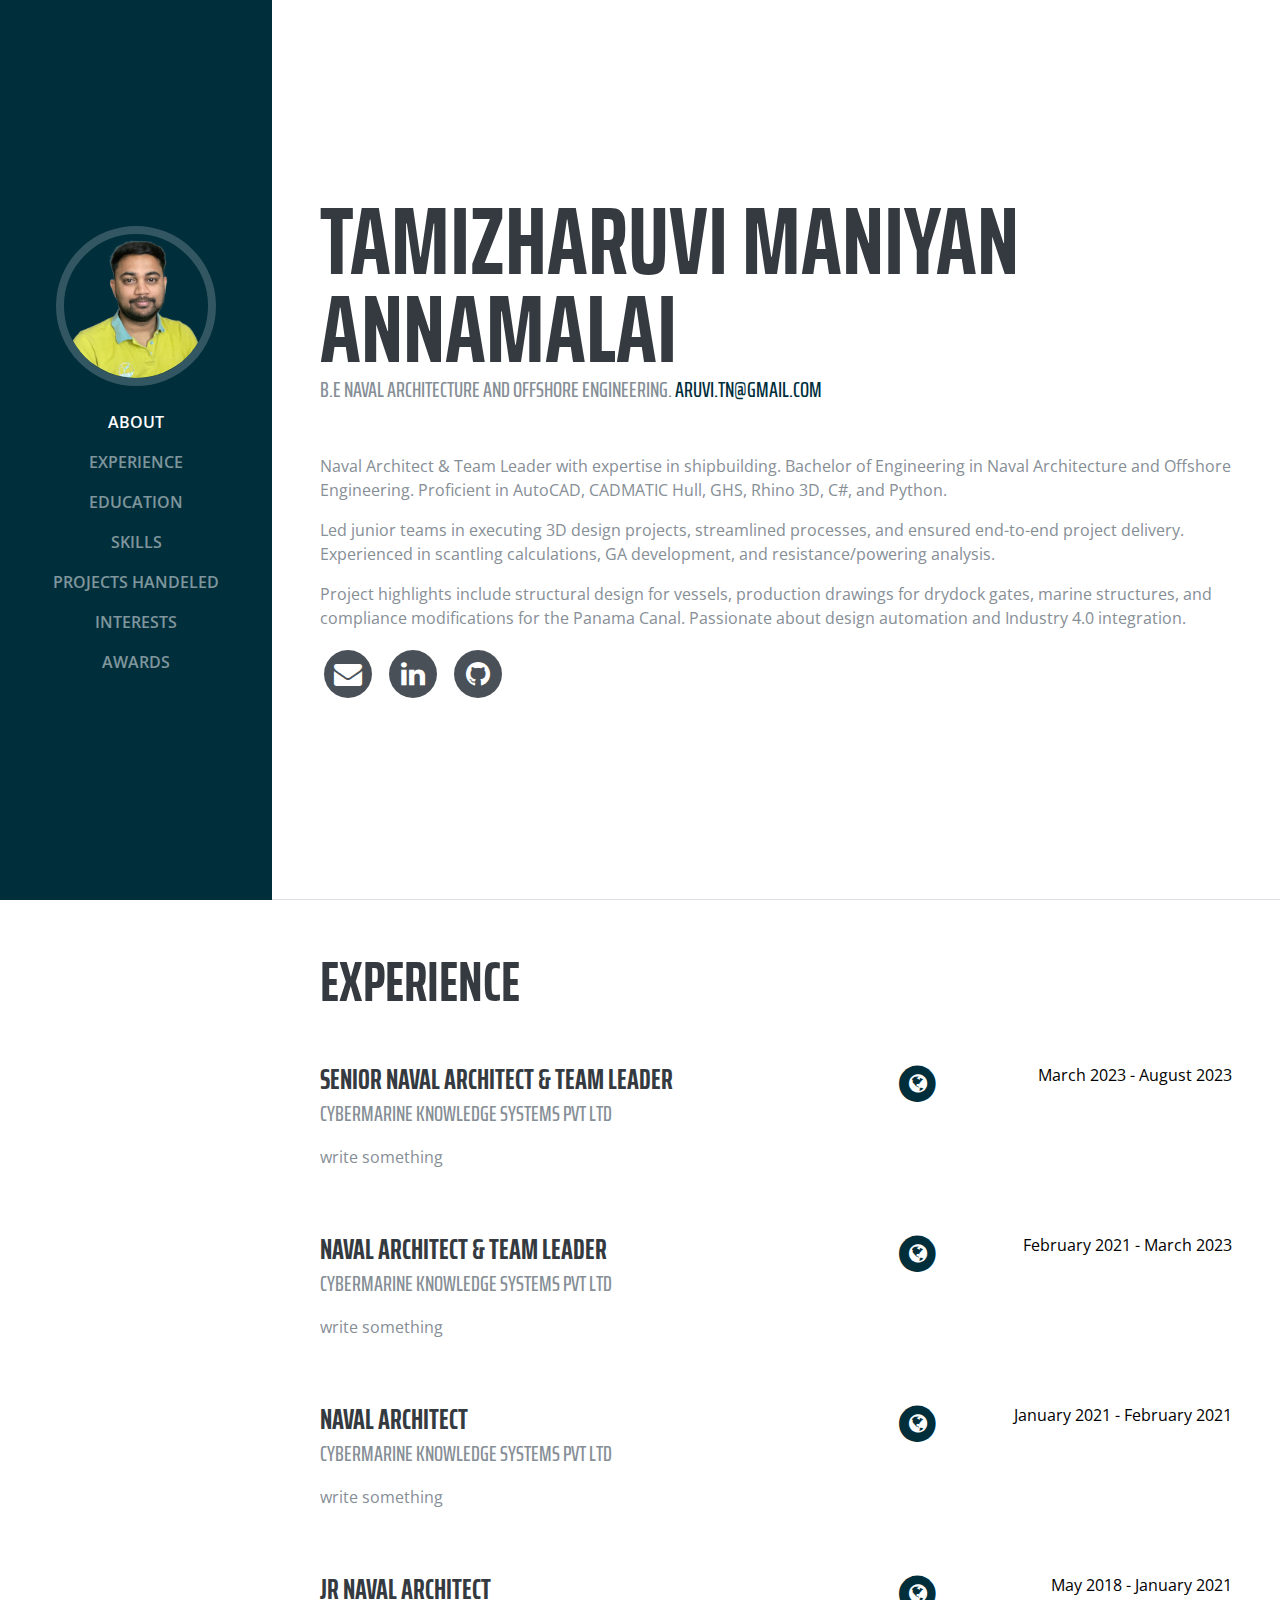
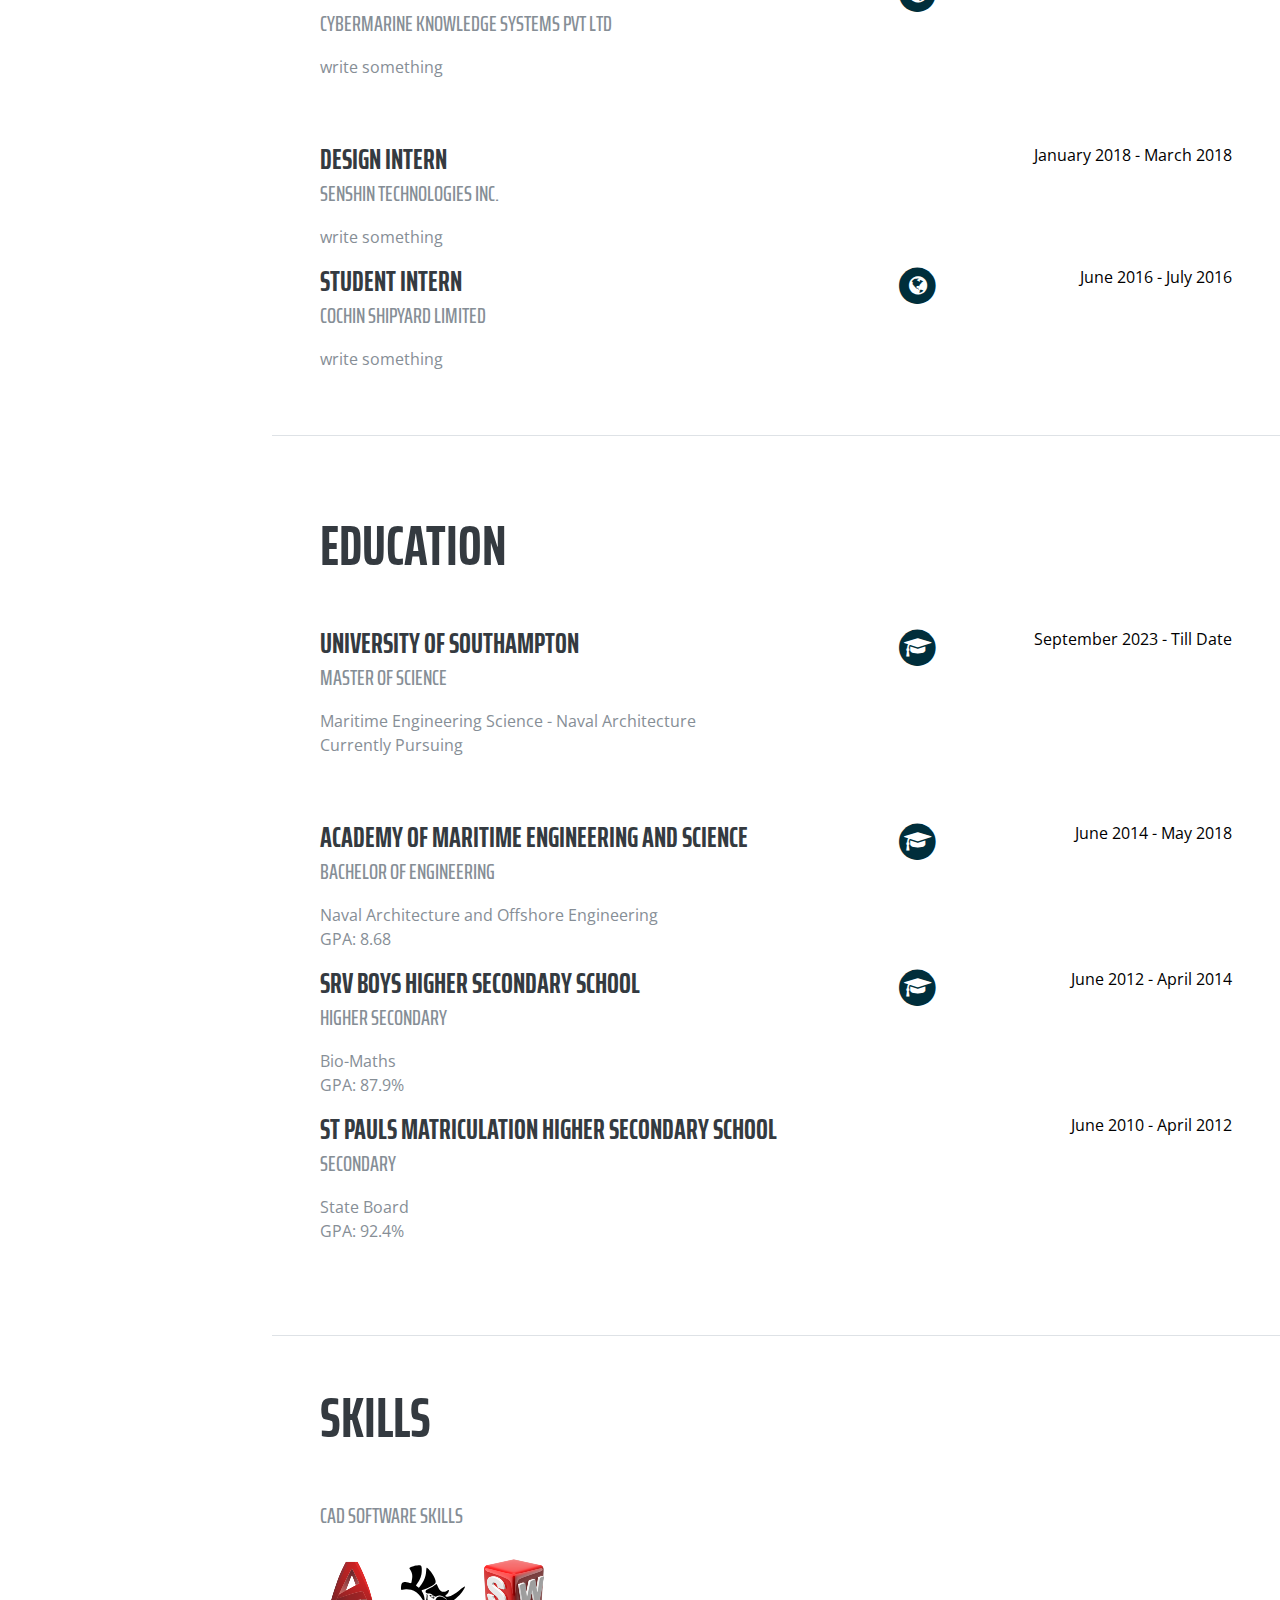
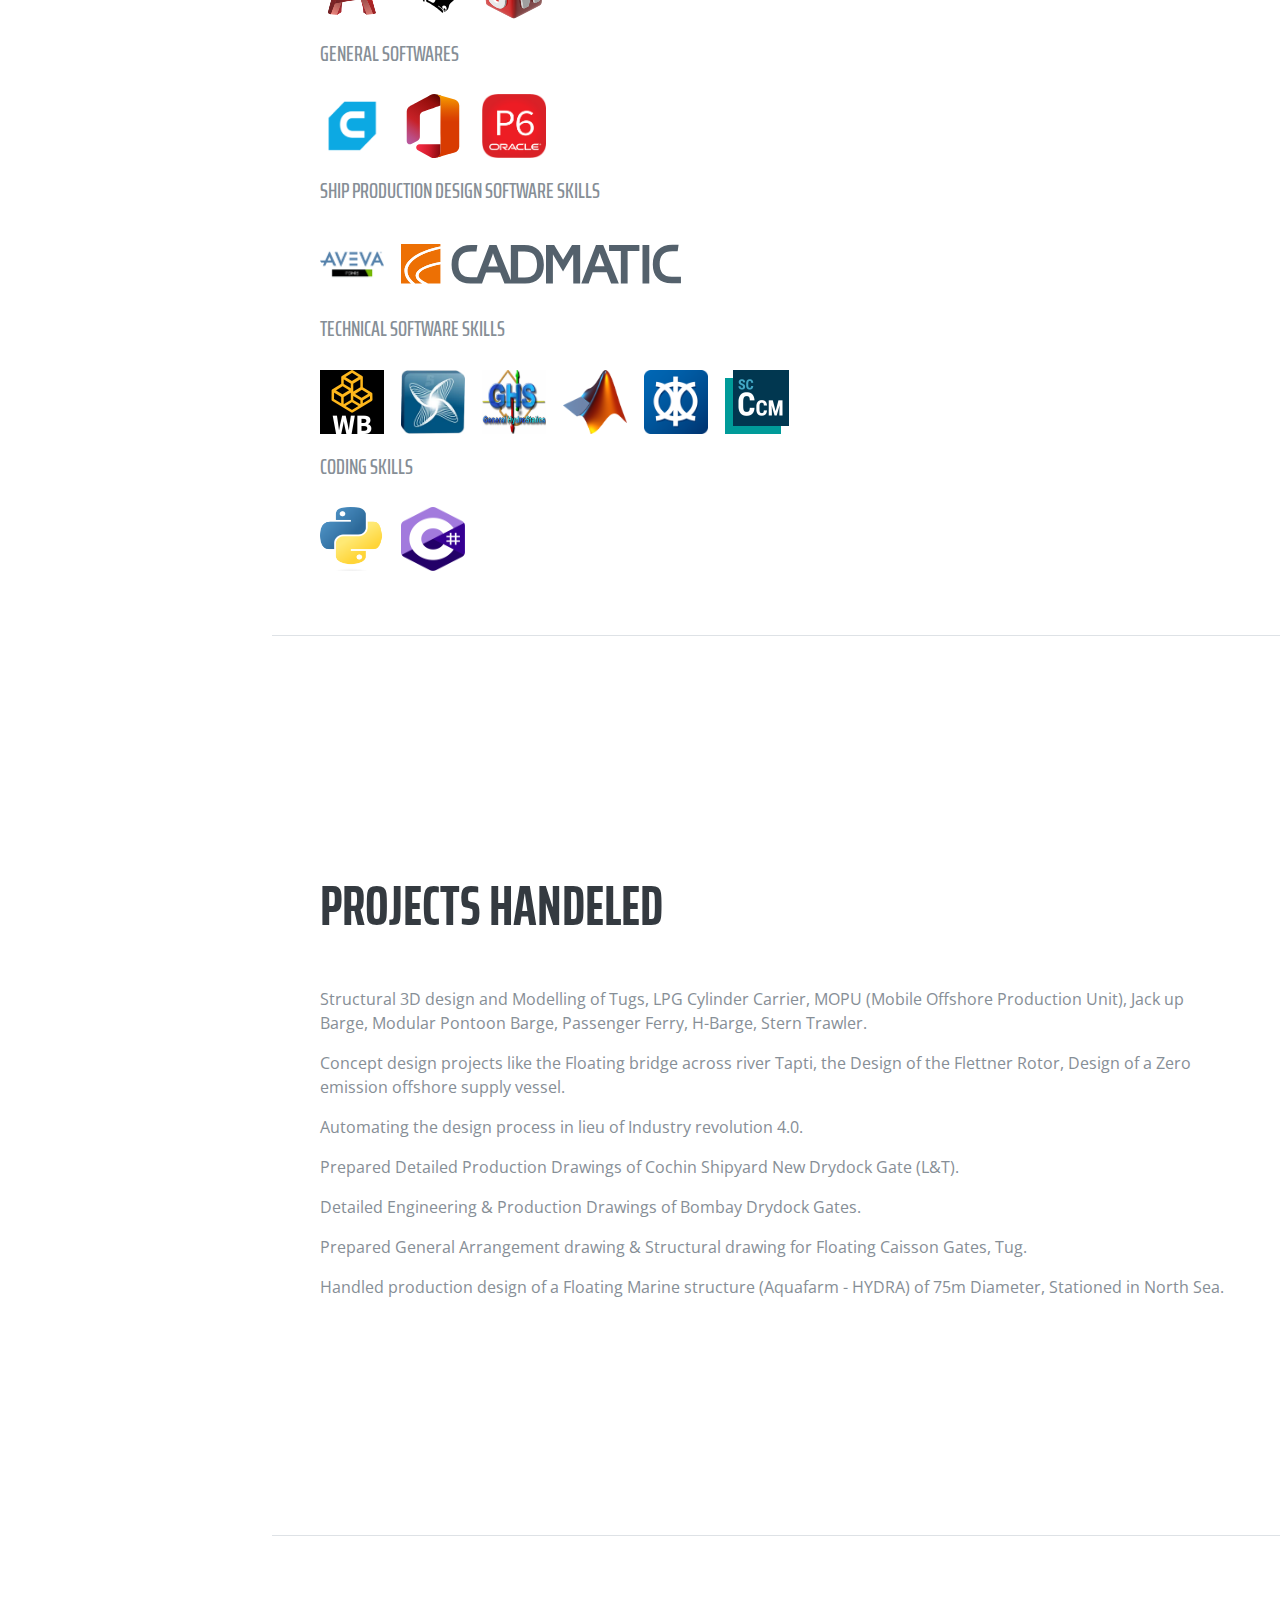
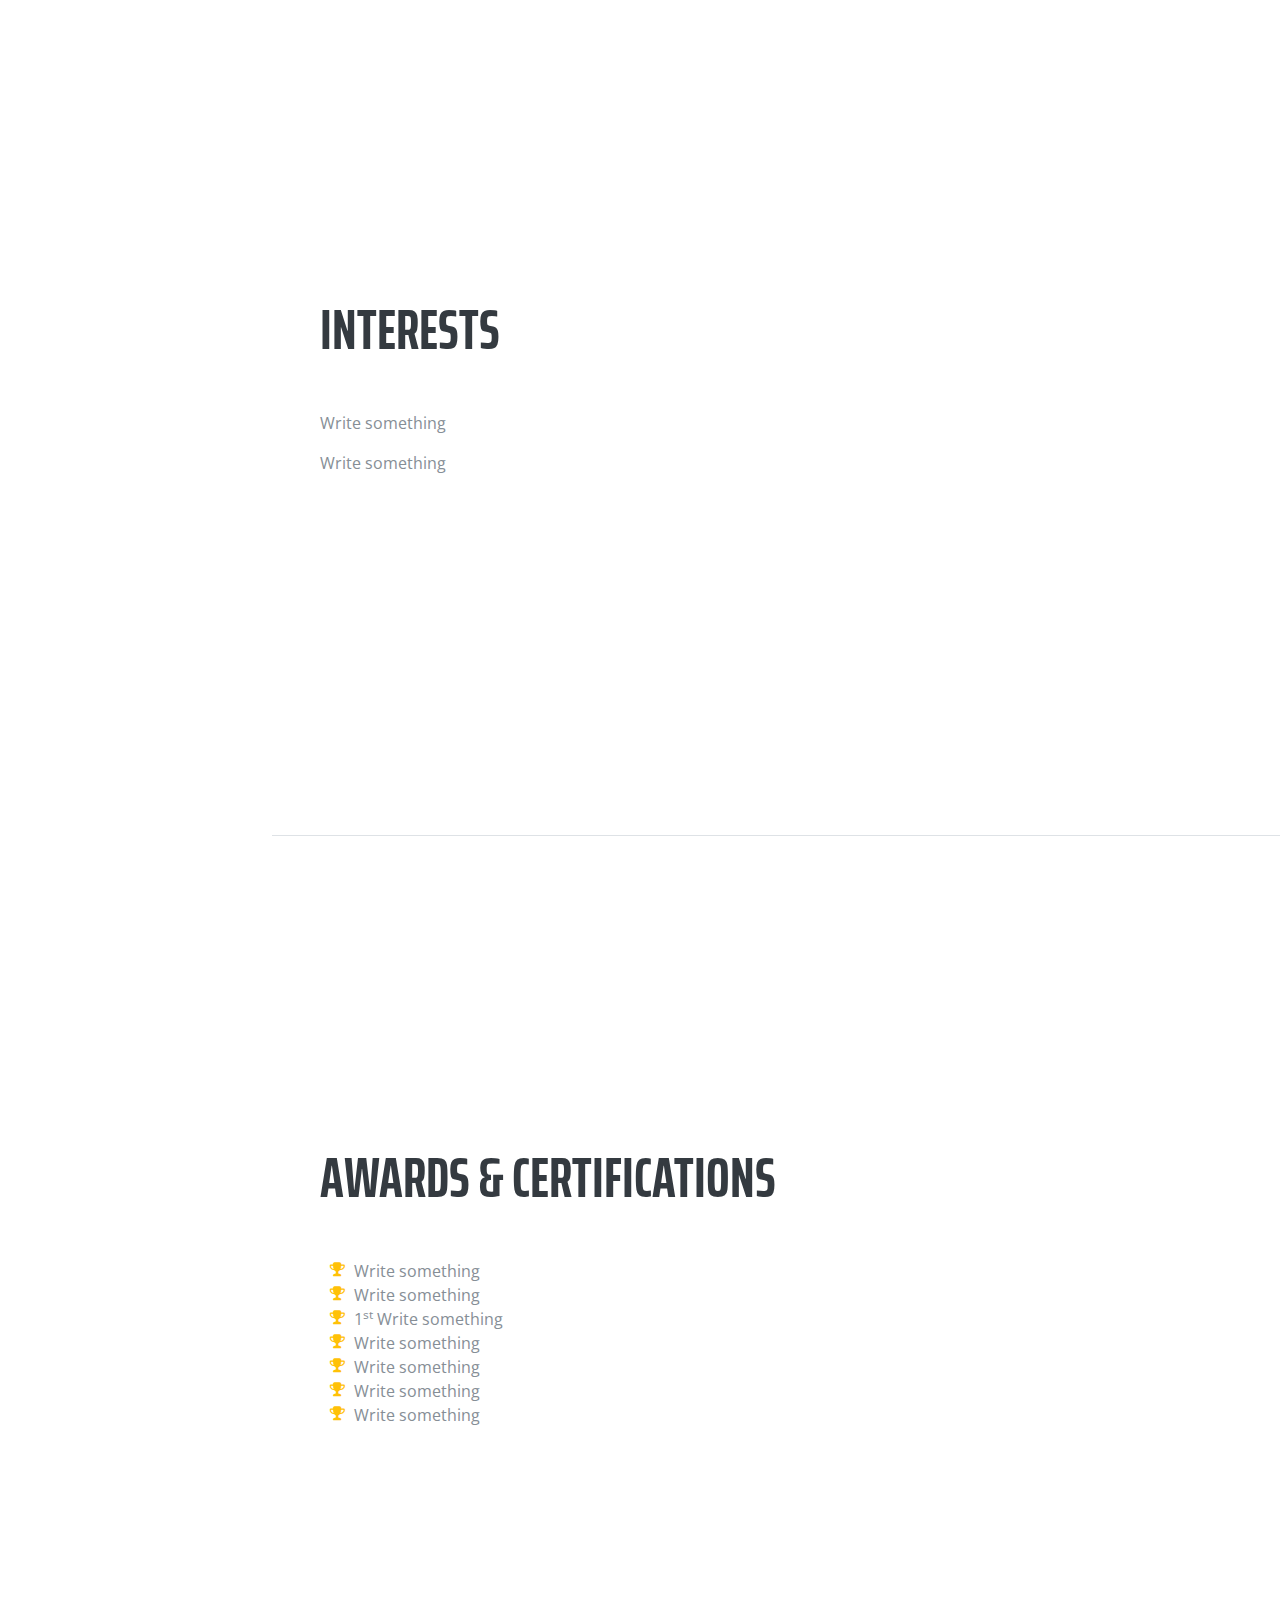
<file: index.html>
<!DOCTYPE html>
<html lang="en">

  <head>

    <meta charset="utf-8">
    <meta name="viewport" content="width=device-width, initial-scale=1, shrink-to-fit=no">
    <meta name="description" content="">
    <meta name="author" content="">

    <title>Tamizharuvi - CV</title>

    <!-- Bootstrap core CSS -->
    <link href="vendor/bootstrap/css/bootstrap.min.css" rel="stylesheet">

    <!-- Custom fonts for this template -->
    <link href="https://fonts.googleapis.com/css?family=Saira+Extra+Condensed:100,200,300,400,500,600,700,800,900" rel="stylesheet">
    <link href="https://fonts.googleapis.com/css?family=Open+Sans:300,300i,400,400i,600,600i,700,700i,800,800i" rel="stylesheet">
    <link href="vendor/font-awesome/css/font-awesome.min.css" rel="stylesheet">
    <link href="vendor/devicons/css/devicons.min.css" rel="stylesheet">
    <link href="vendor/simple-line-icons/css/simple-line-icons.css" rel="stylesheet">

    <!-- Custom styles for this template -->
    <link href="css/resume.min.css" rel="stylesheet">

  </head>

  <body id="page-top">

    <nav class="navbar navbar-expand-lg navbar-dark bg-primary fixed-top" id="sideNav">
      <a class="navbar-brand js-scroll-trigger" href="#page-top">
        <span class="d-block d-lg-none">Tamizharuvi CV</span>
        <span class="d-none d-lg-block">
          <img class="img-fluid img-profile rounded-circle mx-auto mb-2" src="img/profile.png" alt="">
        </span>
      </a>
      <button class="navbar-toggler" type="button" data-toggle="collapse" data-target="#navbarSupportedContent" aria-controls="navbarSupportedContent" aria-expanded="false" aria-label="Toggle navigation">
        <span class="navbar-toggler-icon"></span>
      </button>
      <div class="collapse navbar-collapse" id="navbarSupportedContent">
        <ul class="navbar-nav">
          <li class="nav-item">
            <a class="nav-link js-scroll-trigger" href="#about">About</a>
          </li>
          <li class="nav-item">
            <a class="nav-link js-scroll-trigger" href="#experience">Experience</a>
          </li>
          <li class="nav-item">
            <a class="nav-link js-scroll-trigger" href="#education">Education</a>
          </li>
          <li class="nav-item">
            <a class="nav-link js-scroll-trigger" href="#skills">Skills</a>
          </li>
          <li class="nav-item">
            <a class="nav-link js-scroll-trigger" href="#Projects">Projects Handeled</a>
          </li>
          <li class="nav-item">
            <a class="nav-link js-scroll-trigger" href="#interests">Interests</a>
          </li>
          <li class="nav-item">
            <a class="nav-link js-scroll-trigger" href="#awards">Awards</a>
          </li>
        </ul>
      </div>
    </nav>

    <div class="container-fluid p-0">

      <section class="resume-section p-3 p-lg-5 d-flex d-column" id="about">
        <div class="my-auto">
          <h1 class="mb-0">Tamizharuvi Maniyan
            <span class="mb-0">Annamalai</span>
          </h1>
          <div class="subheading mb-5"> B.E Naval Architecture and Offshore Engineering. 
            <a href="mailto:name@email.com">aruvi.tn@gmail.com</a>
          </div>
          <p class="mb-5"><p>Naval Architect & Team Leader with expertise in shipbuilding. Bachelor of Engineering in Naval Architecture and Offshore Engineering. Proficient in AutoCAD, CADMATIC Hull, GHS, Rhino 3D, C#, and Python. <p>
            <p>Led junior teams in executing 3D design projects, streamlined processes, and ensured end-to-end project delivery. Experienced in scantling calculations, GA development, and resistance/powering analysis.<p>
            <p>Project highlights include structural design for vessels, production drawings for drydock gates, marine structures, and compliance modifications for the Panama Canal. Passionate about design automation and Industry 4.0 integration.<p>
          <ul class="list-inline list-social-icons mb-0">
            <!-- <li class="list-inline-item">
              <a href="#">
                <span class="fa-stack fa-lg">
                  <i class="fa fa-circle fa-stack-2x"></i>
                  <i class="fa fa-facebook fa-stack-1x fa-inverse"></i>
                </span>
              </a>
            </li>
            <li class="list-inline-item">
              <a href="#">
                <span class="fa-stack fa-lg">
                  <i class="fa fa-circle fa-stack-2x"></i>
                  <i class="fa fa-twitter fa-stack-1x fa-inverse"></i>
                </span>
              </a> -->
              <li class="list-inline-item">
                <a href="mailto:aruvi.tn@gmail.com">
                  <span class="fa-stack fa-lg">
                    <i class="fa fa-circle fa-stack-2x"></i>
                    <i class="fa fa-envelope fa-stack-1x fa-inverse"></i>
                  </span>
                </a>
              </li>
            </li>
            <li class="list-inline-item">
              <a href="https://www.linkedin.com/in/aruvi-in/">
                <span class="fa-stack fa-lg">
                  <i class="fa fa-circle fa-stack-2x"></i>
                  <i class="fa fa-linkedin fa-stack-1x fa-inverse"></i>
                </span>
              </a>
            </li>
            <li class="list-inline-item">
              <a href="https://github.com/aruvi-tn">
                <span class="fa-stack fa-lg">
                  <i class="fa fa-circle fa-stack-2x"></i>
                  <i class="fa fa-github fa-stack-1x fa-inverse"></i>
                </span>
              </a>
            </li>
          </ul>
        </div>
      </section>

      <section class="resume-section p-3 p-lg-5 d-flex flex-column" id="experience">
        <div class="my-auto">
          <h2 class="mb-5">Experience</h2>

          <div class="resume-item d-flex flex-column flex-md-row mb-5">
            <div class="resume-content mr-auto">
              <h3 class="mb-0">Senior Naval Architect &amp; Team Leader</h3>
              <div class="subheading mb-3">Cybermarine Knowledge Systems Pvt Ltd</div>
              <p>write something</p>
            </div>
            <li class="list-inline-item">
              <a href="https://cybermarine.net/">
                <span class="fa-stack fa-lg">
                  <i class="fa fa-circle fa-stack-2x"></i>
                  <i class="fa fa-globe fa-stack-1x fa-inverse"></i>
                </span>
              </a>
            </li>
            <div class="resume-date text-md-right">
              <span class="text-primary">March 2023 - August 2023</span>
            </div>
          </div>

          <div class="resume-item d-flex flex-column flex-md-row mb-5">
            <div class="resume-content mr-auto">
              <h3 class="mb-0">NAVAL ARCHITECT & TEAM LEADER</h3>
              <div class="subheading mb-3">Cybermarine Knowledge Systems Pvt Ltd</div>
              <p>write something</p>
            </div>
            <li class="list-inline-item">
              <a href="https://cybermarine.net/">
                <span class="fa-stack fa-lg">
                  <i class="fa fa-circle fa-stack-2x"></i>
                  <i class="fa fa-globe fa-stack-1x fa-inverse"></i>
                </span>
              </a>
            </li>
            <div class="resume-date text-md-right">
              <span class="text-primary">February 2021 - March 2023</span>
            </div>
          </div>

          <div class="resume-item d-flex flex-column flex-md-row mb-5">
            <div class="resume-content mr-auto">
              <h3 class="mb-0">NAVAL ARCHITECT</h3>
              <div class="subheading mb-3">Cybermarine Knowledge Systems Pvt Ltd</div>
              <p>write something</p>
            </div>
            <li class="list-inline-item">
              <a href="https://cybermarine.net/">
                <span class="fa-stack fa-lg">
                  <i class="fa fa-circle fa-stack-2x"></i>
                  <i class="fa fa-globe fa-stack-1x fa-inverse"></i>
                </span>
              </a>
            </li>
            <div class="resume-date text-md-right">
              <span class="text-primary">January 2021 - February 2021</span>
            </div>
          </div>

          <div class="resume-item d-flex flex-column flex-md-row mb-5">
            <div class="resume-content mr-auto">
              <h3 class="mb-0">Jr Naval Architect</h3>
              <div class="subheading mb-3">Cybermarine Knowledge Systems Pvt Ltd</div>
              <p>write something</p>
            </div>
            <li class="list-inline-item">
              <a href="https://cybermarine.net/">
                <span class="fa-stack fa-lg">
                  <i class="fa fa-circle fa-stack-2x"></i>
                  <i class="fa fa-globe fa-stack-1x fa-inverse"></i>
                </span>
              </a>
            </li>
            <div class="resume-date text-md-right">
              <span class="text-primary">May 2018 - January 2021</span>
            </div>
          </div>

          <div class="resume-item d-flex flex-column flex-md-row">
            <div class="resume-content mr-auto">
              <h3 class="mb-0">Design Intern</h3>
              <div class="subheading mb-3">Senshin Technologies Inc.</div>
              <p>write something</p>
            </div>
            
            <div class="resume-date text-md-right">
              <span class="text-primary">January 2018 - March 2018</span>
            </div>
          </div>

          <div class="resume-item d-flex flex-column flex-md-row">
            <div class="resume-content mr-auto">
              <h3 class="mb-0">Student Intern</h3>
              <div class="subheading mb-3">Cochin Shipyard Limited</div>
              <p>write something</p>
            </div>
            <li class="list-inline-item">
              <a href="https://cochinshipyard.in/">
                <span class="fa-stack fa-lg">
                  <i class="fa fa-circle fa-stack-2x"></i>
                  <i class="fa fa-globe fa-stack-1x fa-inverse"></i>
                </span>
              </a>
            </li>
            <div class="resume-date text-md-right">
              <span class="text-primary">June 2016 - July 2016</span>
            </div>
          </div>

        </div>

      </section>

      <section class="resume-section p-3 p-lg-5 d-flex flex-column" id="education">
        <div class="my-auto">
          <h2 class="mb-5">Education</h2>

          <div class="resume-item d-flex flex-column flex-md-row mb-5">
            <div class="resume-content mr-auto">
              <h3 class="mb-0">University of Southampton</h3>
              <div class="subheading mb-3">Master of Science</div>
              <div>Maritime Engineering Science - Naval Architecture</div>
              <p>Currently Pursuing</p>
            </div>
            <li class="list-inline-item">
              <a href="https://www.southampton.ac.uk/">
                <span class="fa-stack fa-lg">
                  <i class="fa fa-circle fa-stack-2x"></i>
                  <i class="fa fa-graduation-cap fa-stack-1x fa-inverse"></i>
                </span>
              </a>
            </li>
            <div class="resume-date text-md-right">
              <span class="text-primary">September 2023 - Till Date</span>
            </div>
          </div>

          <div class="resume-item d-flex flex-column flex-md-row">
            <div class="resume-content mr-auto">
              <h3 class="mb-0">Academy of Maritime Engineering and Science</h3>
              <div class="subheading mb-3">Bachelor of Engineering</div>
              <div>Naval Architecture and Offshore Engineering</div>
              <p>GPA: 8.68</p>
            </div>
            <li class="list-inline-item">
              <a href="https://www.ametuniv.ac.in/">
                <span class="fa-stack fa-lg">
                  <i class="fa fa-circle fa-stack-2x"></i>
                  <i class="fa fa-graduation-cap fa-stack-1x fa-inverse"></i>
                </span>
              </a>
            </li>
            <div class="resume-date text-md-right">
              <span class="text-primary">June 2014 - May 2018</span>
            </div>
          </div>

          <div class="resume-item d-flex flex-column flex-md-row">
            <div class="resume-content mr-auto">
              <h3 class="mb-0">SRV Boys Higher Secondary School</h3>
              <div class="subheading mb-3">Higher Secondary</div>
              <div>Bio-Maths</div>
              <p>GPA: 87.9%</p>
            </div>
            <li class="list-inline-item">
              <a href="https://srvacademy.org/hitechboys/">
                <span class="fa-stack fa-lg">
                  <i class="fa fa-circle fa-stack-2x"></i>
                  <i class="fa fa-graduation-cap fa-stack-1x fa-inverse"></i>
                </span>
              </a>
            </li>
            <div class="resume-date text-md-right">
              <span class="text-primary">June 2012 - April 2014</span>
            </div>
          </div>

          <div class="resume-item d-flex flex-column flex-md-row">
            <div class="resume-content mr-auto">
              <h3 class="mb-0">St Pauls Matriculation Higher Secondary School</h3>
              <div class="subheading mb-3">Secondary</div>
              <div>State Board</div>
              <p>GPA: 92.4%</p>
            </div>
            <div class="resume-date text-md-right">
              <span class="text-primary">June 2010 - April 2012</span>
            </div>
          </div>

        </div>
      </section>

      <section class="resume-section p-3 p-lg-5 d-flex flex-column" id="skills">
        <div class="my-auto">
          <h2 class="mb-5">Skills</h2>

          <div class="subheading mb-3">CAD Software Skills</div>
          <ul class="list-inline list-icons">

            </li>
            <li class="list-inline-item">
              <img src="img/icons/Acad.png" alt="AutoCAD" title="AutoCAD">
            </li>
            
            </li>
            <li class="list-inline-item">
              <img src="img/icons/Rhino.svg" alt="Rhino3D" title="Rhino3D">
            </li>

          </li>
          <li class="list-inline-item">
            <img src="img/icons/Solidworks.png" alt="Solidworks" title="Solidworks">
          </li>
            
          </ul>

          <div class="subheading mb-3">General SOftwares</div>
          <ul class="list-inline list-icons">

          </li>
          <li class="list-inline-item">
            <img src="img/icons/cura.png" alt="Ultimaker Cura" title="Ultimaker Cura" style="width: 64px; height: 64px;">
        </li>

          </li>
            <li class="list-inline-item">
              <img src="img/icons/office-2.svg" alt="MS office Suite" title="MS office Suite" style="width: 64px; height: 64px;">
          </li>

        </li>
        <li class="list-inline-item">
          <img src="img/icons/primavera.png" alt="Oracle primavera" title="Oracle primavera" style="width: 64px; height: 64px;">
      </li>

          </ul>

          <div class="subheading mb-3">Ship Production Design SOftware Skills</div>
          <ul class="list-inline list-icons">

            </li>
            <li class="list-inline-item">
              <img src="img/icons/AvevaPDMS.png" alt="Aveva PDMS" title="Aveva PDMS" style="width: 64px; height: 64px;">
            </li>

            </li>
            <li class="list-inline-item">
              <img src="img/icons/cadmatic-logo.svg" alt="CADMATIC" title="CADMATIC Hull and structures">
            </li>

          </ul>

          <div class="subheading mb-3">Technical Software Skills </div>
          <ul class="list-inline list-icons">

          </li>
          <li class="list-inline-item">
            <img src="img/icons/Ansys.jpg" alt="ANSYS" title="ANSYS" style="width: 64px; height: 64px;">
          </li>

          </li>
            <li class="list-inline-item">
              <img src="img/icons/DnvSesam.png" alt="DNV Sesam" title="DNV Sesam" style="width: 64px; height: 64px;">
            </li>

          </li>
            <li class="list-inline-item">
              <img src="img/icons/GHS.jpg" alt="GHS" title="General HydroStatics" style="width: 64px; height: 64px;">
            </li>

          </li>
          <li class="list-inline-item">
            <img src="img/icons/Matlab_Logo.png" alt="Matlab" title="Matlab" style="width: 64px; height: 64px;">
          </li>  

          </li>
            <li class="list-inline-item">
              <img src="img/icons/Maxsurf.png" alt="Maxsurf" title="Maxsurf" style="width: 64px; height: 64px;">
            </li> 
            
          </li>
          <li class="list-inline-item">
            <img src="img/icons/Siemens-Star-CCM.png" alt="Siemens-Star-CCM" title="Siemens-Star-CCM" style="width: 64px; height: 64px;">
          </li>  

          </ul>
    
          <div class="subheading mb-3">Coding Skills</div>
          <ul class="list-inline list-icons">

            </li>
            <li class="list-inline-item">
              <img src="img/icons/python.png" alt="Python" title="Python" style="width: 64px; height: 64px;">
            </li> 

          </li>
          <li class="list-inline-item">
            <img src="img/icons/Cc.png" alt="C#" title="C#" style="width: 64px; height: 64px;">
          </li> 

          </ul>
        </div>
      </section>

      <section class="resume-section p-3 p-lg-5 d-flex flex-column" id="Projects">
        <div class="my-auto">
          <h2 class="mb-5">Projects Handeled</h2>
          <p>Structural 3D design and Modelling of Tugs, LPG Cylinder Carrier, MOPU (Mobile Offshore Production Unit), Jack up Barge, Modular Pontoon Barge, Passenger Ferry, H-Barge, Stern Trawler.</p>
          <p>Concept design projects like the Floating bridge across river Tapti, the Design of the Flettner Rotor, Design of a Zero emission offshore supply vessel.</p>
          <p>Automating the design process in lieu of Industry revolution 4.0.</p>
          <p>Prepared Detailed Production Drawings of Cochin Shipyard New Drydock Gate (L&T).</p>
          <p>Detailed Engineering & Production Drawings of Bombay Drydock Gates.</p>
          <p>Prepared General Arrangement drawing & Structural drawing for Floating Caisson Gates, Tug.</p>
          <p class="mb-0">Handled production design of a Floating Marine structure (Aquafarm - HYDRA) of 75m Diameter, Stationed in North Sea.</p>
        </div>
      </section>

      <section class="resume-section p-3 p-lg-5 d-flex flex-column" id="interests">
        <div class="my-auto">
          <h2 class="mb-5">Interests</h2>
          <p>Write something</p>
          <p class="mb-0">Write something</p>
        </div>
      </section>

      <section class="resume-section p-3 p-lg-5 d-flex flex-column" id="awards">
        <div class="my-auto">
          <h2 class="mb-5">Awards &amp; Certifications</h2>
          <ul class="fa-ul mb-0">
            <li>
              <i class="fa-li fa fa-trophy text-warning"></i>
              Write something</li>
            <li>
              <i class="fa-li fa fa-trophy text-warning"></i>
              Write something</li>
            <li>
              <i class="fa-li fa fa-trophy text-warning"></i>
              1<sup>st</sup>
              Write something</li>
            <li>
              <i class="fa-li fa fa-trophy text-warning"></i>
              Write something</li>
            <li>
              <i class="fa-li fa fa-trophy text-warning"></i>
              Write something</li>
            <li>
            <li>
              <i class="fa-li fa fa-trophy text-warning"></i>
              Write something</li>
            <li>
              <i class="fa-li fa fa-trophy text-warning"></i>
              Write something</li>
          </ul>
        </div>
      </section>

    </div>

    <!-- Bootstrap core JavaScript -->
    <script src="vendor/jquery/jquery.min.js"></script>
    <script src="vendor/bootstrap/js/bootstrap.bundle.min.js"></script>

    <!-- Plugin JavaScript -->
    <script src="vendor/jquery-easing/jquery.easing.min.js"></script>

    <!-- Custom scripts for this template -->
    <script src="js/resume.min.js"></script>

  </body>

</html>
</file>
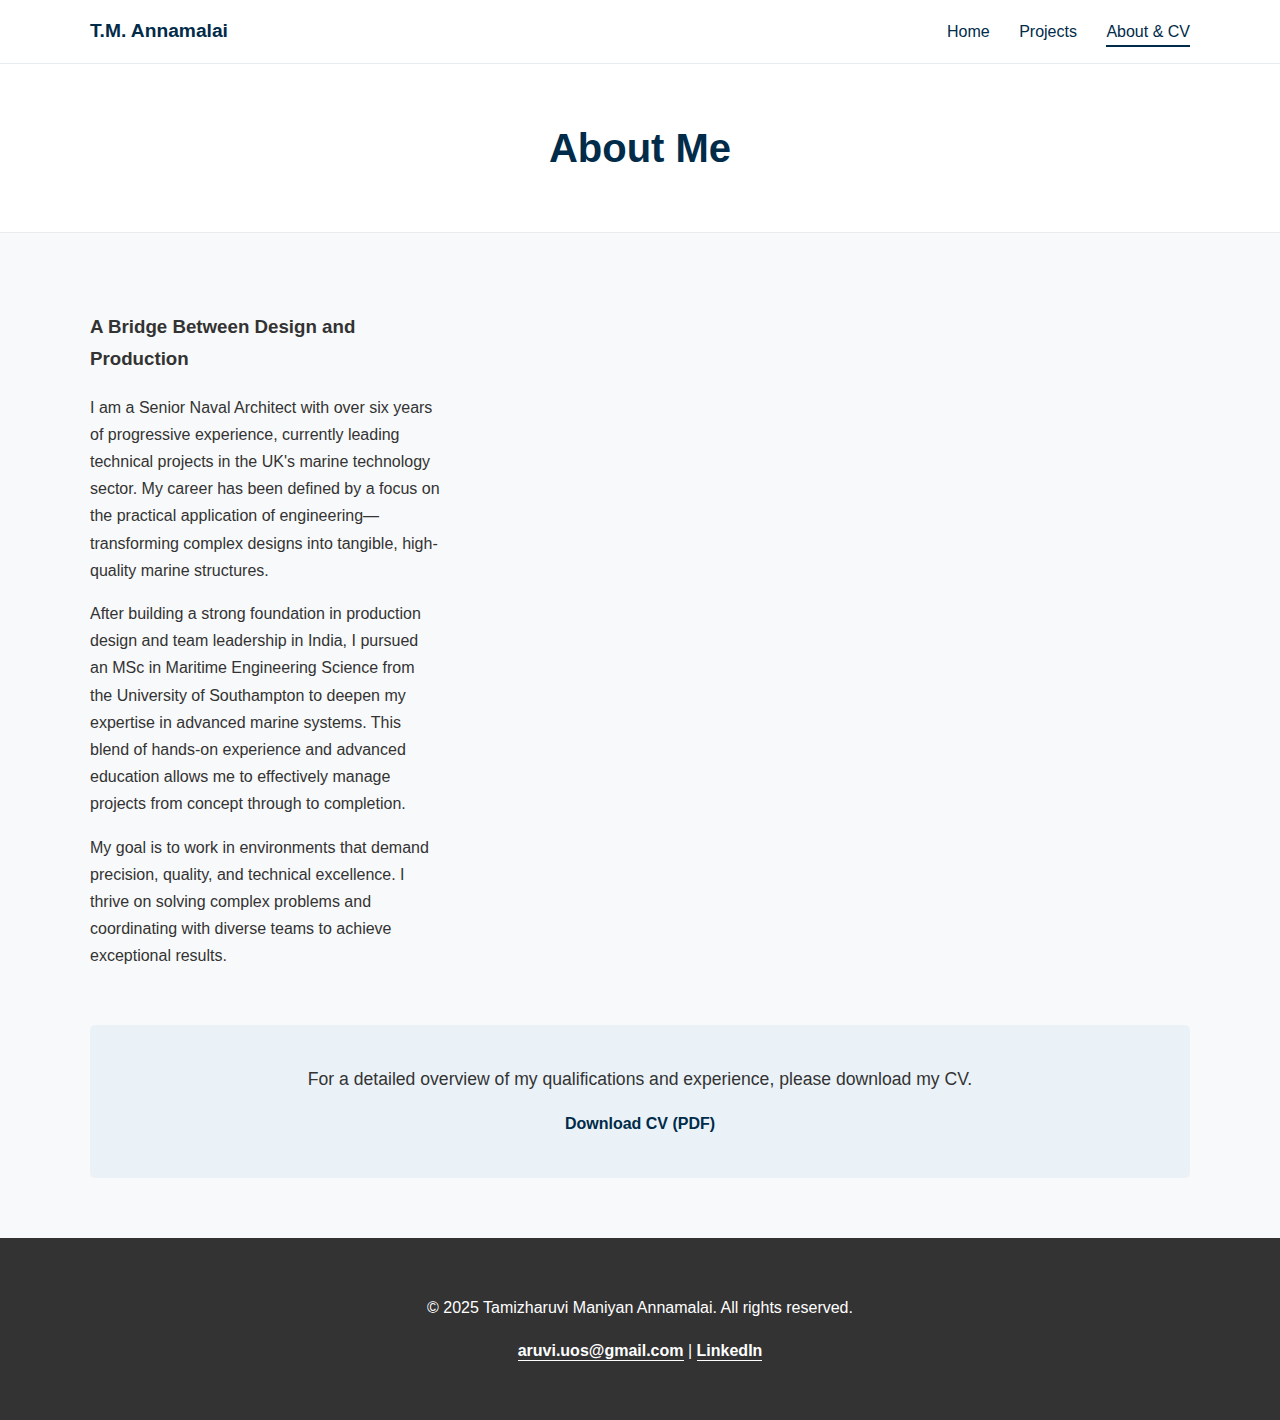
<file: about.html>
<!DOCTYPE html>
<html lang="en">
<head>
    <meta charset="UTF-8">
    <meta name="viewport" content="width=device-width, initial-scale=1.0">
    <title>About | T.M. Annamalai</title>
    <link rel="stylesheet" href="css/style.css">
</head>
<body>
    <nav class="navbar">
        <div class="container">
            <a href="index.html" class="logo">T.M. Annamalai</a>
            <div class="nav-links">
                <a href="index.html">Home</a>
                <a href="projects.html">Projects</a>
                <a href="about.html" class="active">About & CV</a>
            </div>
        </div>
    </nav>

    <header class="page-header">
        <h1>About Me</h1>
    </header>

    <main class="container content-section">
        <div class="about-content">
            <!-- You can add a professional headshot here if you like -->
            <!-- <img src="assets/your-photo.jpg" alt="Tamizharuvi Maniyan Annamalai"> -->
            <div>
                <h3>A Bridge Between Design and Production</h3>
                <p>I am a Senior Naval Architect with over six years of progressive experience, currently leading technical projects in the UK's marine technology sector. My career has been defined by a focus on the practical application of engineering—transforming complex designs into tangible, high-quality marine structures.</p>
                <p>After building a strong foundation in production design and team leadership in India, I pursued an MSc in Maritime Engineering Science from the University of Southampton to deepen my expertise in advanced marine systems. This blend of hands-on experience and advanced education allows me to effectively manage projects from concept through to completion.</p>
                <p>My goal is to work in environments that demand precision, quality, and technical excellence. I thrive on solving complex problems and coordinating with diverse teams to achieve exceptional results.</p>
            </div>
        </div>

        <div class="cv-download">
            <p>For a detailed overview of my qualifications and experience, please download my CV.</p>
            <a href="assets/Tamizharuvi_Annamalai_CV.pdf" class="cta-button" download>Download CV (PDF)</a>
        </div>
    </main>

    <footer class="footer">
        <div class="container">
            <p>© 2025 Tamizharuvi Maniyan Annamalai. All rights reserved.</p>
            <p><a href="mailto:aruvi.uos@gmail.com">aruvi.uos@gmail.com</a> | <a href="https://www.linkedin.com/in/aruvi-in/" target="_blank">LinkedIn</a></p>
        </div>
    </footer>
</body>
</html>
</file>
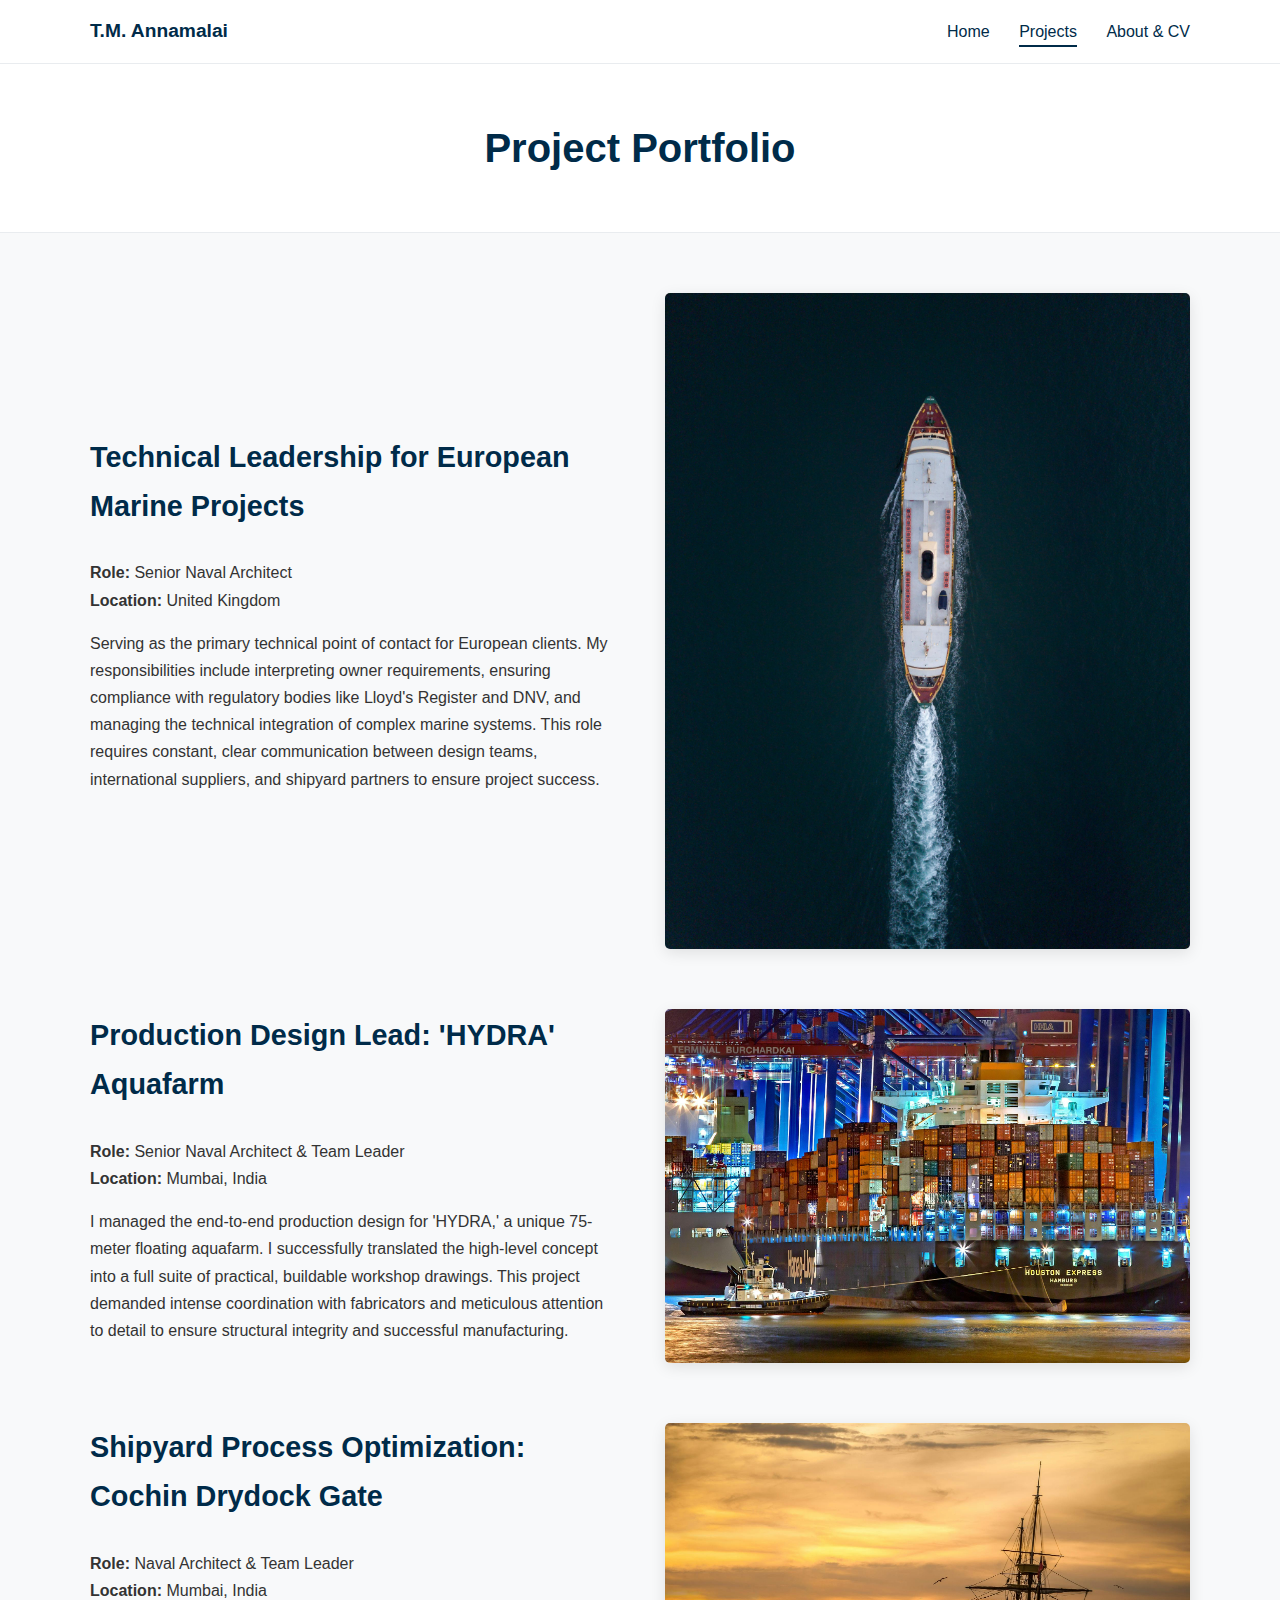
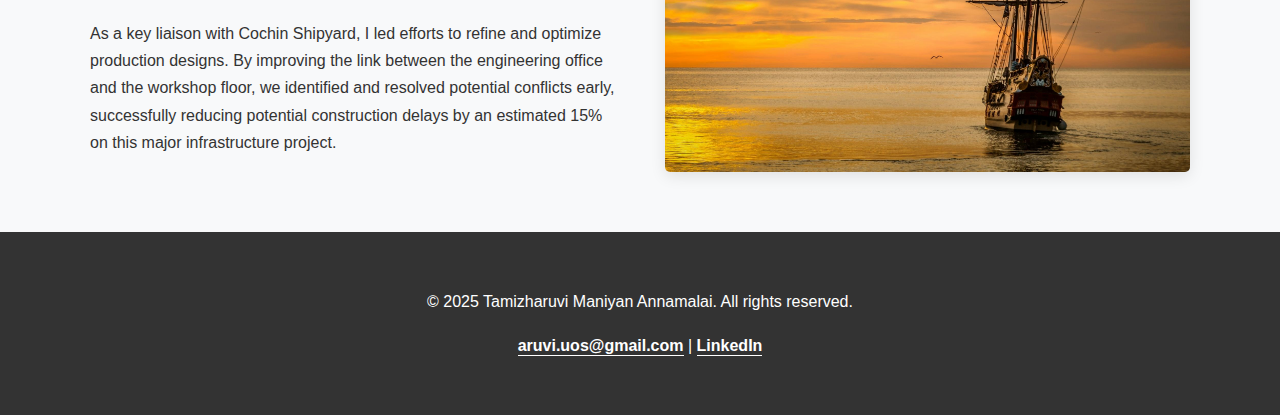
<file: projects.html>
<!DOCTYPE html>
<html lang="en">
<head>
    <meta charset="UTF-8">
    <meta name="viewport" content="width=device-width, initial-scale=1.0">
    <title>Projects | T.M. Annamalai</title>
    <link rel="stylesheet" href="css/style.css">
</head>
<body>
    <nav class="navbar">
        <div class="container">
            <a href="index.html" class="logo">T.M. Annamalai</a>
            <div class="nav-links">
                <a href="index.html">Home</a>
                <a href="projects.html" class="active">Projects</a>
                <a href="about.html">About & CV</a>
            </div>
        </div>
    </nav>

    <header class="page-header">
        <h1>Project Portfolio</h1>
    </header>

    <main class="container content-section">
        <div class="project-showcase">
            <div class="project-text">
                <h3>Technical Leadership for European Marine Projects</h3>
                <p><strong>Role:</strong> Senior Naval Architect<br><strong>Location:</strong> United Kingdom</p>
                <p>Serving as the primary technical point of contact for European clients. My responsibilities include interpreting owner requirements, ensuring compliance with regulatory bodies like Lloyd's Register and DNV, and managing the technical integration of complex marine systems. This role requires constant, clear communication between design teams, international suppliers, and shipyard partners to ensure project success.</p>
            </div>
            <img src="assets/uk-project.jpg" alt="Technical drawing for a UK project">
        </div>

        <div class="project-showcase">
            <div class="project-text">
                <h3>Production Design Lead: 'HYDRA' Aquafarm</h3>
                <p><strong>Role:</strong> Senior Naval Architect & Team Leader<br><strong>Location:</strong> Mumbai, India</p>
                <p>I managed the end-to-end production design for 'HYDRA,' a unique 75-meter floating aquafarm. I successfully translated the high-level concept into a full suite of practical, buildable workshop drawings. This project demanded intense coordination with fabricators and meticulous attention to detail to ensure structural integrity and successful manufacturing.</p>
            </div>
             <img src="assets/hydra.jpg" alt="CAD rendering of the HYDRA project">
        </div>

        <div class="project-showcase">
            <div class="project-text">
                <h3>Shipyard Process Optimization: Cochin Drydock Gate</h3>
                <p><strong>Role:</strong> Naval Architect & Team Leader<br><strong>Location:</strong> Mumbai, India</p>
                <p>As a key liaison with Cochin Shipyard, I led efforts to refine and optimize production designs. By improving the link between the engineering office and the workshop floor, we identified and resolved potential conflicts early, successfully reducing potential construction delays by an estimated 15% on this major infrastructure project.</p>
            </div>
            <img src="assets/cochin.jpg" alt="Drawing of the Cochin Drydock Gate">
        </div>
    </main>

    <footer class="footer">
        <div class="container">
            <p>© 2025 Tamizharuvi Maniyan Annamalai. All rights reserved.</p>
            <p><a href="mailto:aruvi.uos@gmail.com">aruvi.uos@gmail.com</a> | <a href="https://www.linkedin.com/in/aruvi-in/" target="_blank">LinkedIn</a></p>
        </div>
    </footer>
</body>
</html>
</file>
<file: vendor/simple-line-icons/css/simple-line-icons.css>
@font-face {
  font-family: 'simple-line-icons';
  src: url('../fonts/Simple-Line-Icons.eot?v=2.4.0');
  src: url('../fonts/Simple-Line-Icons.eot?v=2.4.0#iefix') format('embedded-opentype'), url('../fonts/Simple-Line-Icons.woff2?v=2.4.0') format('woff2'), url('../fonts/Simple-Line-Icons.ttf?v=2.4.0') format('truetype'), url('../fonts/Simple-Line-Icons.woff?v=2.4.0') format('woff'), url('../fonts/Simple-Line-Icons.svg?v=2.4.0#simple-line-icons') format('svg');
  font-weight: normal;
  font-style: normal;
}
/*
 Use the following CSS code if you want to have a class per icon.
 Instead of a list of all class selectors, you can use the generic [class*="icon-"] selector, but it's slower:
*/
.icon-user,
.icon-people,
.icon-user-female,
.icon-user-follow,
.icon-user-following,
.icon-user-unfollow,
.icon-login,
.icon-logout,
.icon-emotsmile,
.icon-phone,
.icon-call-end,
.icon-call-in,
.icon-call-out,
.icon-map,
.icon-location-pin,
.icon-direction,
.icon-directions,
.icon-compass,
.icon-layers,
.icon-menu,
.icon-list,
.icon-options-vertical,
.icon-options,
.icon-arrow-down,
.icon-arrow-left,
.icon-arrow-right,
.icon-arrow-up,
.icon-arrow-up-circle,
.icon-arrow-left-circle,
.icon-arrow-right-circle,
.icon-arrow-down-circle,
.icon-check,
.icon-clock,
.icon-plus,
.icon-minus,
.icon-close,
.icon-event,
.icon-exclamation,
.icon-organization,
.icon-trophy,
.icon-screen-smartphone,
.icon-screen-desktop,
.icon-plane,
.icon-notebook,
.icon-mustache,
.icon-mouse,
.icon-magnet,
.icon-energy,
.icon-disc,
.icon-cursor,
.icon-cursor-move,
.icon-crop,
.icon-chemistry,
.icon-speedometer,
.icon-shield,
.icon-screen-tablet,
.icon-magic-wand,
.icon-hourglass,
.icon-graduation,
.icon-ghost,
.icon-game-controller,
.icon-fire,
.icon-eyeglass,
.icon-envelope-open,
.icon-envelope-letter,
.icon-bell,
.icon-badge,
.icon-anchor,
.icon-wallet,
.icon-vector,
.icon-speech,
.icon-puzzle,
.icon-printer,
.icon-present,
.icon-playlist,
.icon-pin,
.icon-picture,
.icon-handbag,
.icon-globe-alt,
.icon-globe,
.icon-folder-alt,
.icon-folder,
.icon-film,
.icon-feed,
.icon-drop,
.icon-drawer,
.icon-docs,
.icon-doc,
.icon-diamond,
.icon-cup,
.icon-calculator,
.icon-bubbles,
.icon-briefcase,
.icon-book-open,
.icon-basket-loaded,
.icon-basket,
.icon-bag,
.icon-action-undo,
.icon-action-redo,
.icon-wrench,
.icon-umbrella,
.icon-trash,
.icon-tag,
.icon-support,
.icon-frame,
.icon-size-fullscreen,
.icon-size-actual,
.icon-shuffle,
.icon-share-alt,
.icon-share,
.icon-rocket,
.icon-question,
.icon-pie-chart,
.icon-pencil,
.icon-note,
.icon-loop,
.icon-home,
.icon-grid,
.icon-graph,
.icon-microphone,
.icon-music-tone-alt,
.icon-music-tone,
.icon-earphones-alt,
.icon-earphones,
.icon-equalizer,
.icon-like,
.icon-dislike,
.icon-control-start,
.icon-control-rewind,
.icon-control-play,
.icon-control-pause,
.icon-control-forward,
.icon-control-end,
.icon-volume-1,
.icon-volume-2,
.icon-volume-off,
.icon-calendar,
.icon-bulb,
.icon-chart,
.icon-ban,
.icon-bubble,
.icon-camrecorder,
.icon-camera,
.icon-cloud-download,
.icon-cloud-upload,
.icon-envelope,
.icon-eye,
.icon-flag,
.icon-heart,
.icon-info,
.icon-key,
.icon-link,
.icon-lock,
.icon-lock-open,
.icon-magnifier,
.icon-magnifier-add,
.icon-magnifier-remove,
.icon-paper-clip,
.icon-paper-plane,
.icon-power,
.icon-refresh,
.icon-reload,
.icon-settings,
.icon-star,
.icon-symbol-female,
.icon-symbol-male,
.icon-target,
.icon-credit-card,
.icon-paypal,
.icon-social-tumblr,
.icon-social-twitter,
.icon-social-facebook,
.icon-social-instagram,
.icon-social-linkedin,
.icon-social-pinterest,
.icon-social-github,
.icon-social-google,
.icon-social-reddit,
.icon-social-skype,
.icon-social-dribbble,
.icon-social-behance,
.icon-social-foursqare,
.icon-social-soundcloud,
.icon-social-spotify,
.icon-social-stumbleupon,
.icon-social-youtube,
.icon-social-dropbox,
.icon-social-vkontakte,
.icon-social-steam {
  font-family: 'simple-line-icons';
  speak: none;
  font-style: normal;
  font-weight: normal;
  font-variant: normal;
  text-transform: none;
  line-height: 1;
  /* Better Font Rendering =========== */
  -webkit-font-smoothing: antialiased;
  -moz-osx-font-smoothing: grayscale;
}
.icon-user:before {
  content: "\e005";
}
.icon-people:before {
  content: "\e001";
}
.icon-user-female:before {
  content: "\e000";
}
.icon-user-follow:before {
  content: "\e002";
}
.icon-user-following:before {
  content: "\e003";
}
.icon-user-unfollow:before {
  content: "\e004";
}
.icon-login:before {
  content: "\e066";
}
.icon-logout:before {
  content: "\e065";
}
.icon-emotsmile:before {
  content: "\e021";
}
.icon-phone:before {
  content: "\e600";
}
.icon-call-end:before {
  content: "\e048";
}
.icon-call-in:before {
  content: "\e047";
}
.icon-call-out:before {
  content: "\e046";
}
.icon-map:before {
  content: "\e033";
}
.icon-location-pin:before {
  content: "\e096";
}
.icon-direction:before {
  content: "\e042";
}
.icon-directions:before {
  content: "\e041";
}
.icon-compass:before {
  content: "\e045";
}
.icon-layers:before {
  content: "\e034";
}
.icon-menu:before {
  content: "\e601";
}
.icon-list:before {
  content: "\e067";
}
.icon-options-vertical:before {
  content: "\e602";
}
.icon-options:before {
  content: "\e603";
}
.icon-arrow-down:before {
  content: "\e604";
}
.icon-arrow-left:before {
  content: "\e605";
}
.icon-arrow-right:before {
  content: "\e606";
}
.icon-arrow-up:before {
  content: "\e607";
}
.icon-arrow-up-circle:before {
  content: "\e078";
}
.icon-arrow-left-circle:before {
  content: "\e07a";
}
.icon-arrow-right-circle:before {
  content: "\e079";
}
.icon-arrow-down-circle:before {
  content: "\e07b";
}
.icon-check:before {
  content: "\e080";
}
.icon-clock:before {
  content: "\e081";
}
.icon-plus:before {
  content: "\e095";
}
.icon-minus:before {
  content: "\e615";
}
.icon-close:before {
  content: "\e082";
}
.icon-event:before {
  content: "\e619";
}
.icon-exclamation:before {
  content: "\e617";
}
.icon-organization:before {
  content: "\e616";
}
.icon-trophy:before {
  content: "\e006";
}
.icon-screen-smartphone:before {
  content: "\e010";
}
.icon-screen-desktop:before {
  content: "\e011";
}
.icon-plane:before {
  content: "\e012";
}
.icon-notebook:before {
  content: "\e013";
}
.icon-mustache:before {
  content: "\e014";
}
.icon-mouse:before {
  content: "\e015";
}
.icon-magnet:before {
  content: "\e016";
}
.icon-energy:before {
  content: "\e020";
}
.icon-disc:before {
  content: "\e022";
}
.icon-cursor:before {
  content: "\e06e";
}
.icon-cursor-move:before {
  content: "\e023";
}
.icon-crop:before {
  content: "\e024";
}
.icon-chemistry:before {
  content: "\e026";
}
.icon-speedometer:before {
  content: "\e007";
}
.icon-shield:before {
  content: "\e00e";
}
.icon-screen-tablet:before {
  content: "\e00f";
}
.icon-magic-wand:before {
  content: "\e017";
}
.icon-hourglass:before {
  content: "\e018";
}
.icon-graduation:before {
  content: "\e019";
}
.icon-ghost:before {
  content: "\e01a";
}
.icon-game-controller:before {
  content: "\e01b";
}
.icon-fire:before {
  content: "\e01c";
}
.icon-eyeglass:before {
  content: "\e01d";
}
.icon-envelope-open:before {
  content: "\e01e";
}
.icon-envelope-letter:before {
  content: "\e01f";
}
.icon-bell:before {
  content: "\e027";
}
.icon-badge:before {
  content: "\e028";
}
.icon-anchor:before {
  content: "\e029";
}
.icon-wallet:before {
  content: "\e02a";
}
.icon-vector:before {
  content: "\e02b";
}
.icon-speech:before {
  content: "\e02c";
}
.icon-puzzle:before {
  content: "\e02d";
}
.icon-printer:before {
  content: "\e02e";
}
.icon-present:before {
  content: "\e02f";
}
.icon-playlist:before {
  content: "\e030";
}
.icon-pin:before {
  content: "\e031";
}
.icon-picture:before {
  content: "\e032";
}
.icon-handbag:before {
  content: "\e035";
}
.icon-globe-alt:before {
  content: "\e036";
}
.icon-globe:before {
  content: "\e037";
}
.icon-folder-alt:before {
  content: "\e039";
}
.icon-folder:before {
  content: "\e089";
}
.icon-film:before {
  content: "\e03a";
}
.icon-feed:before {
  content: "\e03b";
}
.icon-drop:before {
  content: "\e03e";
}
.icon-drawer:before {
  content: "\e03f";
}
.icon-docs:before {
  content: "\e040";
}
.icon-doc:before {
  content: "\e085";
}
.icon-diamond:before {
  content: "\e043";
}
.icon-cup:before {
  content: "\e044";
}
.icon-calculator:before {
  content: "\e049";
}
.icon-bubbles:before {
  content: "\e04a";
}
.icon-briefcase:before {
  content: "\e04b";
}
.icon-book-open:before {
  content: "\e04c";
}
.icon-basket-loaded:before {
  content: "\e04d";
}
.icon-basket:before {
  content: "\e04e";
}
.icon-bag:before {
  content: "\e04f";
}
.icon-action-undo:before {
  content: "\e050";
}
.icon-action-redo:before {
  content: "\e051";
}
.icon-wrench:before {
  content: "\e052";
}
.icon-umbrella:before {
  content: "\e053";
}
.icon-trash:before {
  content: "\e054";
}
.icon-tag:before {
  content: "\e055";
}
.icon-support:before {
  content: "\e056";
}
.icon-frame:before {
  content: "\e038";
}
.icon-size-fullscreen:before {
  content: "\e057";
}
.icon-size-actual:before {
  content: "\e058";
}
.icon-shuffle:before {
  content: "\e059";
}
.icon-share-alt:before {
  content: "\e05a";
}
.icon-share:before {
  content: "\e05b";
}
.icon-rocket:before {
  content: "\e05c";
}
.icon-question:before {
  content: "\e05d";
}
.icon-pie-chart:before {
  content: "\e05e";
}
.icon-pencil:before {
  content: "\e05f";
}
.icon-note:before {
  content: "\e060";
}
.icon-loop:before {
  content: "\e064";
}
.icon-home:before {
  content: "\e069";
}
.icon-grid:before {
  content: "\e06a";
}
.icon-graph:before {
  content: "\e06b";
}
.icon-microphone:before {
  content: "\e063";
}
.icon-music-tone-alt:before {
  content: "\e061";
}
.icon-music-tone:before {
  content: "\e062";
}
.icon-earphones-alt:before {
  content: "\e03c";
}
.icon-earphones:before {
  content: "\e03d";
}
.icon-equalizer:before {
  content: "\e06c";
}
.icon-like:before {
  content: "\e068";
}
.icon-dislike:before {
  content: "\e06d";
}
.icon-control-start:before {
  content: "\e06f";
}
.icon-control-rewind:before {
  content: "\e070";
}
.icon-control-play:before {
  content: "\e071";
}
.icon-control-pause:before {
  content: "\e072";
}
.icon-control-forward:before {
  content: "\e073";
}
.icon-control-end:before {
  content: "\e074";
}
.icon-volume-1:before {
  content: "\e09f";
}
.icon-volume-2:before {
  content: "\e0a0";
}
.icon-volume-off:before {
  content: "\e0a1";
}
.icon-calendar:before {
  content: "\e075";
}
.icon-bulb:before {
  content: "\e076";
}
.icon-chart:before {
  content: "\e077";
}
.icon-ban:before {
  content: "\e07c";
}
.icon-bubble:before {
  content: "\e07d";
}
.icon-camrecorder:before {
  content: "\e07e";
}
.icon-camera:before {
  content: "\e07f";
}
.icon-cloud-download:before {
  content: "\e083";
}
.icon-cloud-upload:before {
  content: "\e084";
}
.icon-envelope:before {
  content: "\e086";
}
.icon-eye:before {
  content: "\e087";
}
.icon-flag:before {
  content: "\e088";
}
.icon-heart:before {
  content: "\e08a";
}
.icon-info:before {
  content: "\e08b";
}
.icon-key:before {
  content: "\e08c";
}
.icon-link:before {
  content: "\e08d";
}
.icon-lock:before {
  content: "\e08e";
}
.icon-lock-open:before {
  content: "\e08f";
}
.icon-magnifier:before {
  content: "\e090";
}
.icon-magnifier-add:before {
  content: "\e091";
}
.icon-magnifier-remove:before {
  content: "\e092";
}
.icon-paper-clip:before {
  content: "\e093";
}
.icon-paper-plane:before {
  content: "\e094";
}
.icon-power:before {
  content: "\e097";
}
.icon-refresh:before {
  content: "\e098";
}
.icon-reload:before {
  content: "\e099";
}
.icon-settings:before {
  content: "\e09a";
}
.icon-star:before {
  content: "\e09b";
}
.icon-symbol-female:before {
  content: "\e09c";
}
.icon-symbol-male:before {
  content: "\e09d";
}
.icon-target:before {
  content: "\e09e";
}
.icon-credit-card:before {
  content: "\e025";
}
.icon-paypal:before {
  content: "\e608";
}
.icon-social-tumblr:before {
  content: "\e00a";
}
.icon-social-twitter:before {
  content: "\e009";
}
.icon-social-facebook:before {
  content: "\e00b";
}
.icon-social-instagram:before {
  content: "\e609";
}
.icon-social-linkedin:before {
  content: "\e60a";
}
.icon-social-pinterest:before {
  content: "\e60b";
}
.icon-social-github:before {
  content: "\e60c";
}
.icon-social-google:before {
  content: "\e60d";
}
.icon-social-reddit:before {
  content: "\e60e";
}
.icon-social-skype:before {
  content: "\e60f";
}
.icon-social-dribbble:before {
  content: "\e00d";
}
.icon-social-behance:before {
  content: "\e610";
}
.icon-social-foursqare:before {
  content: "\e611";
}
.icon-social-soundcloud:before {
  content: "\e612";
}
.icon-social-spotify:before {
  content: "\e613";
}
.icon-social-stumbleupon:before {
  content: "\e614";
}
.icon-social-youtube:before {
  content: "\e008";
}
.icon-social-dropbox:before {
  content: "\e00c";
}
.icon-social-vkontakte:before {
  content: "\e618";
}
.icon-social-steam:before {
  content: "\e620";
}
</file>
<file: css/style.css>
/* --- Global Styles & Variables --- */
:root {
    --navy: #002B49;
    --charcoal: #333333;
    --slate: #5a5a5a;
    --bg-light: #f8f9fa;
    --white: #ffffff;
    --border-color: #e9ecef;
}
body {
    font-family: 'Segoe UI', Candara, 'Calibri', Optima, Arial, sans-serif;
    margin: 0;
    background-color: var(--bg-light);
    color: var(--charcoal);
    line-height: 1.7;
    font-size: 16px;
}
.container {
    max-width: 1100px;
    margin: 0 auto;
    padding: 0 20px;
}
a {
    color: var(--navy);
    text-decoration: none;
    font-weight: 600;
}
a:hover {
    text-decoration: underline;
}

/* --- Navigation --- */
.navbar {
    background: var(--white);
    padding: 15px 0;
    border-bottom: 1px solid var(--border-color);
    position: sticky;
    top: 0;
    z-index: 1000;
}
.navbar .container {
    display: flex;
    justify-content: space-between;
    align-items: center;
}
.navbar .logo {
    font-weight: 700;
    font-size: 1.2em;
}
.navbar .nav-links a {
    margin-left: 25px;
    font-weight: 500;
}
.navbar .nav-links a.active {
    border-bottom: 2px solid var(--navy);
    padding-bottom: 5px;
}

/* --- Hero Section (Home Page) --- */
.hero {
    background: var(--navy);
    color: var(--white);
    text-align: center;
    padding: 80px 20px;
}
.hero h1 {
    font-size: 3em;
    margin: 0 0 10px 0;
}
.hero p {
    font-size: 1.2em;
    font-weight: 300;
    max-width: 600px;
    margin: 0 auto 20px auto;
}
.hero .cta-button {
    background: var(--white);
    color: var(--navy);
    padding: 12px 25px;
    border-radius: 5px;
    font-weight: 700;
    display: inline-block;
}
.hero .cta-button:hover {
    background: #f0f0f0;
    text-decoration: none;
}

/* --- Generic Page Header --- */
.page-header {
    text-align: center;
    padding: 50px 20px;
    border-bottom: 1px solid var(--border-color);
    background: var(--white);
}
.page-header h1 {
    color: var(--navy);
    font-size: 2.5em;
    margin: 0;
}

/* --- Content Sections --- */
.content-section {
    padding: 60px 0;
}
.project-showcase {
    display: grid;
    grid-template-columns: 1fr 1fr;
    gap: 50px;
    align-items: center;
    margin-bottom: 60px;
}
.project-showcase:last-child {
    margin-bottom: 0;
}
.project-showcase img {
    width: 100%;
    border-radius: 5px;
    box-shadow: 0 4px 15px rgba(0,0,0,0.1);
}
.project-text h3 {
    font-size: 1.8em;
    color: var(--navy);
    margin-top: 0;
}
.about-content {
    display: grid;
    grid-template-columns: 1fr 2fr;
    gap: 50px;
    align-items: center;
}
.about-content img {
    width: 100%;
    border-radius: 50%;
}
.cv-download {
    text-align: center;
    padding: 40px 0;
    background: #eaf2f8;
    margin-top: 40px;
    border-radius: 5px;
}
.cv-download p { margin: 0 0 15px 0; font-size: 1.1em; }

/* --- Footer --- */
.footer {
    text-align: center;
    padding: 40px 20px;
    background: var(--charcoal);
    color: var(--white);
}
.footer a {
    color: var(--white);
    border-bottom: 1px solid var(--white);
    padding-bottom: 1px;
}
</file>
<file: vendor/devicons/css/devicons.min.css>
/*!
 *  Devicons 1.8.0 made by Theodore Vorillas / http://vorillaz.com 
 */
@font-face{font-family:devicons;src:url(../fonts/devicons.eot?xqxft6);src:url(../fonts/devicons.eot?#iefixxqxft6) format("embedded-opentype"),url(../fonts/devicons.woff?xqxft6) format("woff"),url(../fonts/devicons.ttf?xqxft6) format("truetype"),url(../fonts/devicons.svg?xqxft6#devicons) format("svg");font-weight:400;font-style:normal}.devicons{font-family:devicons;speak:none;font-style:normal;font-weight:400;font-variant:normal;text-transform:none;line-height:1;-webkit-font-smoothing:antialiased;-moz-osx-font-smoothing:grayscale}.devicons-git:before{content:"\e602"}.devicons-git_compare:before{content:"\e628"}.devicons-git_branch:before{content:"\e625"}.devicons-git_commit:before{content:"\e629"}.devicons-git_pull_request:before{content:"\e626"}.devicons-git_merge:before{content:"\e627"}.devicons-bitbucket:before{content:"\e603"}.devicons-github_alt:before{content:"\e608"}.devicons-github_badge:before{content:"\e609"}.devicons-github:before{content:"\e60a"}.devicons-github_full:before{content:"\e617"}.devicons-java:before{content:"\e638"}.devicons-ruby:before{content:"\e639"}.devicons-scala:before{content:"\e637"}.devicons-python:before{content:"\e63c"}.devicons-go:before{content:"\e624"}.devicons-ruby_on_rails:before{content:"\e63b"}.devicons-django:before{content:"\e61d"}.devicons-markdown:before{content:"\e63e"}.devicons-php:before{content:"\e63d"}.devicons-mysql:before{content:"\e604"}.devicons-streamline:before{content:"\e605"}.devicons-database:before{content:"\e606"}.devicons-laravel:before{content:"\e63f"}.devicons-javascript:before{content:"\e64e"}.devicons-angular:before{content:"\e653"}.devicons-backbone:before{content:"\e652"}.devicons-coffeescript:before{content:"\e651"}.devicons-jquery:before{content:"\e650"}.devicons-modernizr:before{content:"\e620"}.devicons-jquery_ui:before{content:"\e654"}.devicons-ember:before{content:"\e61b"}.devicons-dojo:before{content:"\e61c"}.devicons-nodejs:before{content:"\e619"}.devicons-nodejs_small:before{content:"\e618"}.devicons-javascript_shield:before{content:"\e64f"}.devicons-bootstrap:before{content:"\e647"}.devicons-sass:before{content:"\e64b"}.devicons-css3_full:before{content:"\e64a"}.devicons-css3:before{content:"\e649"}.devicons-html5:before{content:"\e636"}.devicons-html5_multimedia:before{content:"\e632"}.devicons-html5_device_access:before{content:"\e633"}.devicons-html5_3d_effects:before{content:"\e635"}.devicons-html5_connectivity:before{content:"\e634"}.devicons-ghost_small:before{content:"\e614"}.devicons-ghost:before{content:"\e61f"}.devicons-magento:before{content:"\e640"}.devicons-joomla:before{content:"\e641"}.devicons-jekyll_small:before{content:"\e60d"}.devicons-drupal:before{content:"\e642"}.devicons-wordpress:before{content:"\e60b"}.devicons-grunt:before{content:"\e64c"}.devicons-bower:before{content:"\e64d"}.devicons-npm:before{content:"\e61e"}.devicons-yahoo_small:before{content:"\e62b"}.devicons-yahoo:before{content:"\e615"}.devicons-bing_small:before{content:"\e600"}.devicons-windows:before{content:"\e60f"}.devicons-linux:before{content:"\e612"}.devicons-ubuntu:before{content:"\e63a"}.devicons-android:before{content:"\e60e"}.devicons-apple:before{content:"\e611"}.devicons-appstore:before{content:"\e613"}.devicons-phonegap:before{content:"\e630"}.devicons-blackberry:before{content:"\e623"}.devicons-stackoverflow:before{content:"\e610"}.devicons-techcrunch:before{content:"\e62c"}.devicons-codrops:before{content:"\e62f"}.devicons-css_tricks:before{content:"\e601"}.devicons-smashing_magazine:before{content:"\e62d"}.devicons-netmagazine:before{content:"\e62e"}.devicons-codepen:before{content:"\e616"}.devicons-cssdeck:before{content:"\e62a"}.devicons-hackernews:before{content:"\e61a"}.devicons-dropbox:before{content:"\e607"}.devicons-google_drive:before{content:"\e631"}.devicons-visualstudio:before{content:"\e60c"}.devicons-unity_small:before{content:"\e621"}.devicons-raspberry_pi:before{content:"\e622"}.devicons-chrome:before{content:"\e643"}.devicons-ie:before{content:"\e644"}.devicons-firefox:before{content:"\e645"}.devicons-opera:before{content:"\e646"}.devicons-safari:before{content:"\e648"}.devicons-swift:before{content:"\e655"}.devicons-symfony:before{content:"\e656"}.devicons-symfony_badge:before{content:"\e657"}.devicons-less:before{content:"\e658"}.devicons-stylus:before{content:"\e659"}.devicons-trello:before{content:"\e65a"}.devicons-atlassian:before{content:"\e65b"}.devicons-jira:before{content:"\e65c"}.devicons-envato:before{content:"\e65d"}.devicons-snap_svg:before{content:"\e65e"}.devicons-raphael:before{content:"\e65f"}.devicons-google_analytics:before{content:"\e660"}.devicons-compass:before{content:"\e661"}.devicons-onedrive:before{content:"\e662"}.devicons-gulp:before{content:"\e663"}.devicons-atom:before{content:"\e664"}.devicons-cisco:before{content:"\e665"}.devicons-nancy:before{content:"\e666"}.devicons-clojure:before{content:"\e668"}.devicons-clojure_alt:before{content:"\e66a"}.devicons-perl:before{content:"\e669"}.devicons-celluloid:before{content:"\e66b"}.devicons-w3c:before{content:"\e66c"}.devicons-redis:before{content:"\e66d"}.devicons-postgresql:before{content:"\e66e"}.devicons-webplatform:before{content:"\e66f"}.devicons-jenkins:before{content:"\e667"}.devicons-requirejs:before{content:"\e670"}.devicons-opensource:before{content:"\e671"}.devicons-typo3:before{content:"\e672"}.devicons-uikit:before{content:"\e673"}.devicons-doctrine:before{content:"\e674"}.devicons-groovy:before{content:"\e675"}.devicons-nginx:before{content:"\e676"}.devicons-haskell:before{content:"\e677"}.devicons-zend:before{content:"\e678"}.devicons-gnu:before{content:"\e679"}.devicons-yeoman:before{content:"\e67a"}.devicons-heroku:before{content:"\e67b"}.devicons-debian:before{content:"\e67d"}.devicons-travis:before{content:"\e67e"}.devicons-dotnet:before{content:"\e67f"}.devicons-codeigniter:before{content:"\e680"}.devicons-javascript_badge:before{content:"\e681"}.devicons-yii:before{content:"\e682"}.devicons-msql_server:before{content:"\e67c"}.devicons-composer:before{content:"\e683"}.devicons-krakenjs_badge:before{content:"\e684"}.devicons-krakenjs:before{content:"\e685"}.devicons-mozilla:before{content:"\e686"}.devicons-firebase:before{content:"\e687"}.devicons-sizzlejs:before{content:"\e688"}.devicons-creativecommons:before{content:"\e689"}.devicons-creativecommons_badge:before{content:"\e68a"}.devicons-mitlicence:before{content:"\e68b"}.devicons-senchatouch:before{content:"\e68c"}.devicons-bugsense:before{content:"\e68d"}.devicons-extjs:before{content:"\e68e"}.devicons-mootools_badge:before{content:"\e68f"}.devicons-mootools:before{content:"\e690"}.devicons-ruby_rough:before{content:"\e691"}.devicons-komodo:before{content:"\e692"}.devicons-coda:before{content:"\e693"}.devicons-bintray:before{content:"\e694"}.devicons-terminal:before{content:"\e695"}.devicons-code:before{content:"\e696"}.devicons-responsive:before{content:"\e697"}.devicons-dart:before{content:"\e698"}.devicons-aptana:before{content:"\e699"}.devicons-mailchimp:before{content:"\e69a"}.devicons-netbeans:before{content:"\e69b"}.devicons-dreamweaver:before{content:"\e69c"}.devicons-brackets:before{content:"\e69d"}.devicons-eclipse:before{content:"\e69e"}.devicons-cloud9:before{content:"\e69f"}.devicons-scrum:before{content:"\e6a0"}.devicons-prolog:before{content:"\e6a1"}.devicons-terminal_badge:before{content:"\e6a2"}.devicons-code_badge:before{content:"\e6a3"}.devicons-mongodb:before{content:"\e6a4"}.devicons-meteor:before{content:"\e6a5"}.devicons-meteorfull:before{content:"\e6a6"}.devicons-fsharp:before{content:"\e6a7"}.devicons-rust:before{content:"\e6a8"}.devicons-ionic:before{content:"\e6a9"}.devicons-sublime:before{content:"\e6aa"}.devicons-appcelerator:before{content:"\e6ab"}.devicons-asterisk:before{content:"\e6ac"}.devicons-aws:before{content:"\e6ad"}.devicons-digital-ocean:before{content:"\e6ae"}.devicons-dlang:before{content:"\e6af"}.devicons-docker:before{content:"\e6b0"}.devicons-erlang:before{content:"\e6b1"}.devicons-google-cloud-platform:before{content:"\e6b2"}.devicons-grails:before{content:"\e6b3"}.devicons-illustrator:before{content:"\e6b4"}.devicons-intellij:before{content:"\e6b5"}.devicons-materializecss:before{content:"\e6b6"}.devicons-openshift:before{content:"\e6b7"}.devicons-photoshop:before{content:"\e6b8"}.devicons-rackspace:before{content:"\e6b9"}.devicons-react:before{content:"\e6ba"}.devicons-redhat:before{content:"\e6bb"}.devicons-scriptcs:before{content:"\e6bc"}.devicons-sqllite:before{content:"\e6c4"}.devicons-vim:before{content:"\e6c5"}
</file>
<file: css/resume.min.css>
/*!
 * Start Bootstrap - Resume v4.0.0-beta.2 (https://startbootstrap.com/template-overviews/resume)
 * Copyright 2013-2017 Start Bootstrap
 * Licensed under MIT (https://github.com/BlackrockDigital/startbootstrap-resume/blob/master/LICENSE)
 */body{font-family:'Open Sans',serif;padding-top:54px;color:#868e96}@media (min-width:992px){body{padding-top:0;padding-left:17rem}}h1,h2,h3,h4,h5,h6{font-family:'Saira Extra Condensed',serif;font-weight:700;text-transform:uppercase;color:#343a40}h1{font-size:6rem;line-height:5.5rem}h2{font-size:3.5rem}.subheading{text-transform:uppercase;font-weight:500;font-family:'Saira Extra Condensed',serif;font-size:1.35rem}.list-social-icons a{color:#495057}.list-social-icons a:hover{color:#002E3B}.list-social-icons a .fa-lg{font-size:1.75rem}.list-icons{font-size:3rem}.list-icons .list-inline-item i:hover{color:#002E3B}#sideNav .navbar-nav .nav-item .nav-link{font-weight:600;text-transform:uppercase}@media (min-width:992px){#sideNav{text-align:center;position:fixed;top:0;left:0;display:flex;flex-direction:column;width:17rem;height:100vh}#sideNav .navbar-brand{display:flex;margin:auto auto 0;padding:.5rem}#sideNav .navbar-brand .img-profile{max-width:10rem;max-height:10rem;border:.5rem solid rgba(255,255,255,.2)}#sideNav .navbar-collapse{display:flex;align-items:flex-start;flex-grow:0;width:100%;margin-bottom:auto}#sideNav .navbar-collapse .navbar-nav{flex-direction:column;width:100%}#sideNav .navbar-collapse .navbar-nav .nav-item{display:block}#sideNav .navbar-collapse .navbar-nav .nav-item .nav-link{display:block}}section.resume-section{border-bottom:1px solid #dee2e6;padding-top:5rem!important;padding-bottom:5rem!important}section.resume-section .resume-item .resume-date{min-width:none}@media (min-width:768px){section.resume-section{min-height:100vh}section.resume-section .resume-item .resume-date{min-width:18rem}}@media (min-width:992px){section.resume-section{padding-top:3rem!important;padding-bottom:3rem!important}}.bg-primary{background-color:#002E3B!important}.text-primary{color:#000000!important}a{color:#002E3B}a:active,a:focus,a:hover{color:#824027}
</file>
